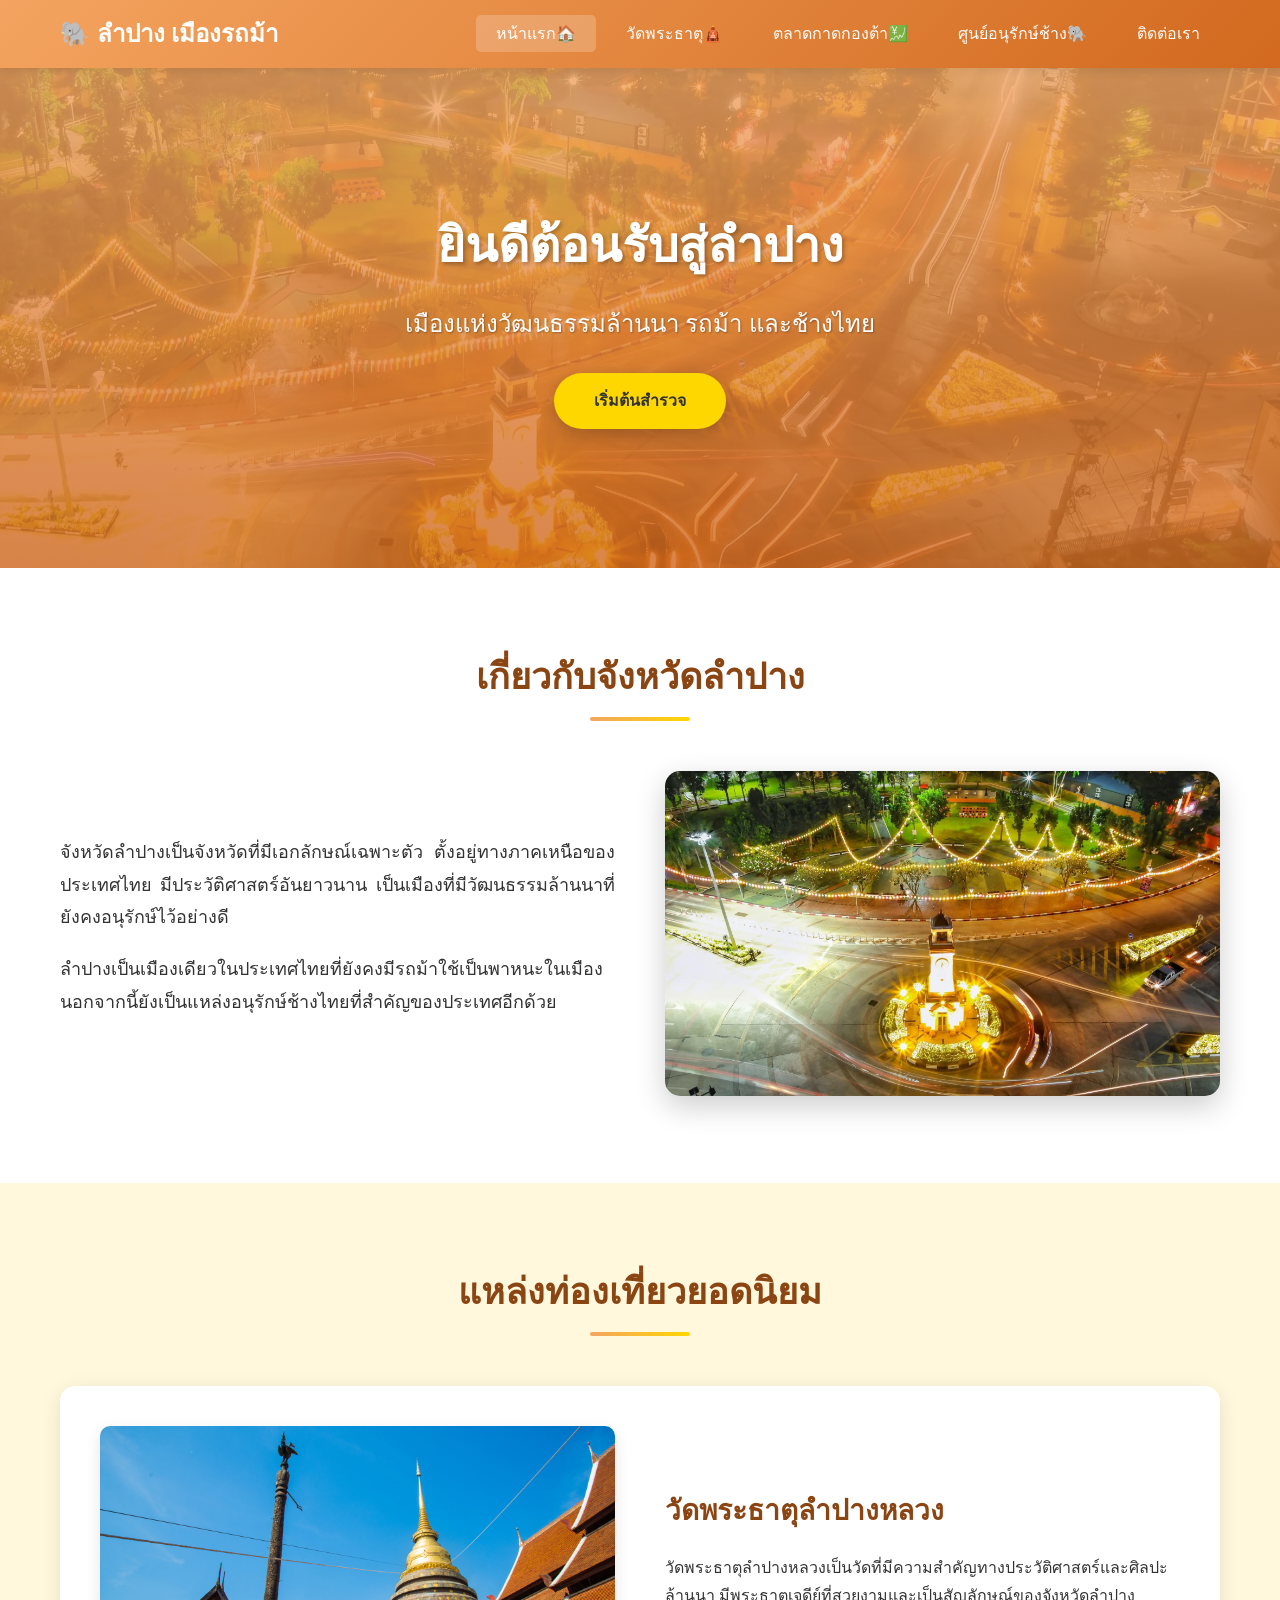
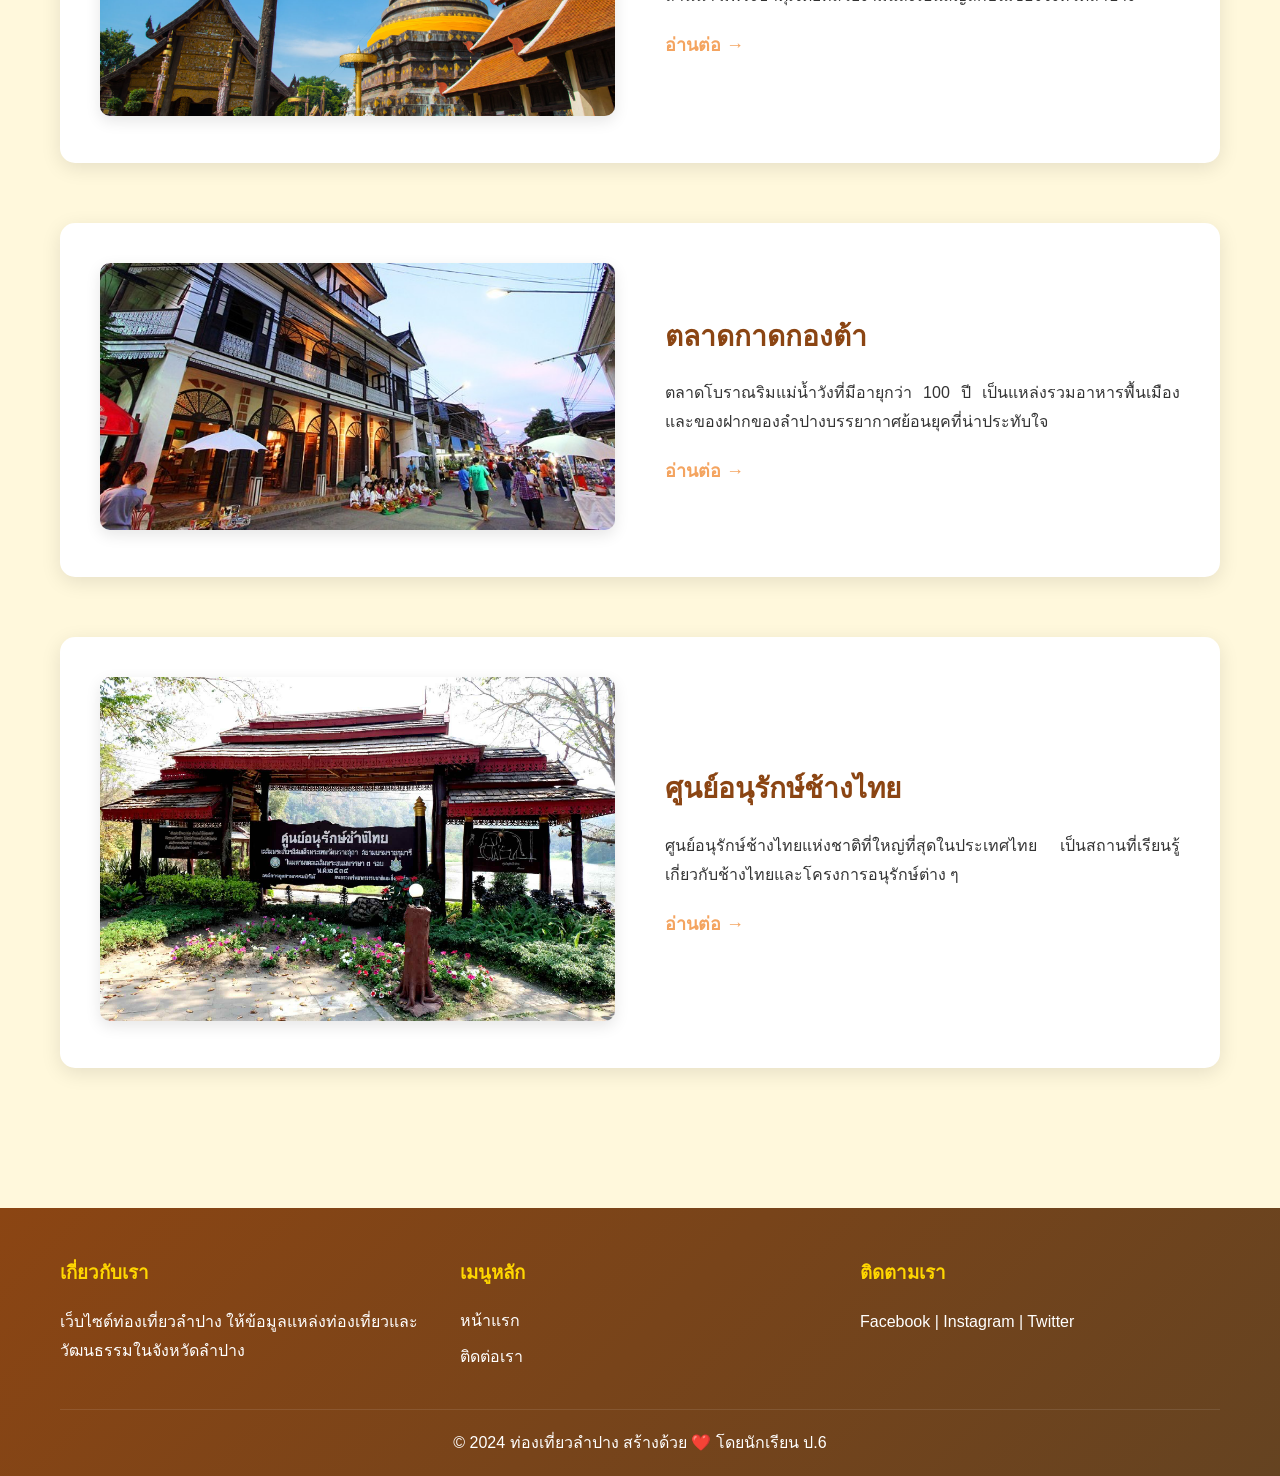
<file: index.html>
<!DOCTYPE html>
<html lang="th">
<head>
    <meta charset="UTF-8">
    <meta name="viewport" content="width=device-width, initial-scale=1.0">
    <title>ท่องเที่ยวลำปาง - เมืองรถม้า</title>
    <link rel="stylesheet" href="styles.css">
</head>
<body>
<!-- Header และ Navigation -->
<header>
    <div class="container">
        <div class="logo">
            <h1>🐘 ลำปาง เมืองรถม้า</h1>
        </div>
        <nav>
            <ul>
                <li><a href="index.html" class="active">หน้าแรก🏠</a></li>
                <li><a href="wat-phra-that.html">วัดพระธาตุ🛕</a></li>
                <li><a href="kad-kong-ta.html">ตลาดกาดกองต้า💹</a></li>
                <li><a href="elephant-center.html">ศูนย์อนุรักษ์ช้าง🐘</a></li>
                <li><a href="contact.html">ติดต่อเรา</a></li>
            </ul>
        </nav>
    </div>
</header>

<!-- Hero Section -->
<section class="hero">
    <div class="hero-content">
        <h2>ยินดีต้อนรับสู่ลำปาง</h2>
        <p>เมืองแห่งวัฒนธรรมล้านนา รถม้า และช้างไทย</p>
        <a href="#attractions" class="btn">เริ่มต้นสำรวจ</a>
    </div>
</section>

<!-- เกี่ยวกับลำปาง -->
<section class="about" id="attractions">
    <div class="container">
        <h2 class="section-title">เกี่ยวกับจังหวัดลำปาง</h2>
        <div class="content-wrapper">
            <div class="content-text">
                <p>จังหวัดลำปางเป็นจังหวัดที่มีเอกลักษณ์เฉพาะตัว ตั้งอยู่ทางภาคเหนือของประเทศไทย มีประวัติศาสตร์อันยาวนาน เป็นเมืองที่มีวัฒนธรรมล้านนาที่ยังคงอนุรักษ์ไว้อย่างดี</p>
                <p>ลำปางเป็นเมืองเดียวในประเทศไทยที่ยังคงมีรถม้าใช้เป็นพาหนะในเมือง นอกจากนี้ยังเป็นแหล่งอนุรักษ์ช้างไทยที่สำคัญของประเทศอีกด้วย</p>
            </div>
            <div class="content-image">
                <img src="images/lampang1.jpg" alt="จังหวัดลำปาง">
            </div>
        </div>
    </div>
</section>

<!-- แหล่งท่องเที่ยวยอดนิยม -->
<section class="attractions">
    <div class="container">
        <h2 class="section-title">แหล่งท่องเที่ยวยอดนิยม</h2>

        <!-- สถานที่ 1 -->
        <div class="attraction-item">
            <div class="attraction-image">
                <img src="images/Watphrathatlampangluang.jpg" alt="วัดพระธาตุลำปางหลวง">
            </div>
            <div class="attraction-content">
                <h3>วัดพระธาตุลำปางหลวง</h3>
                <p>วัดพระธาตุลำปางหลวงเป็นวัดที่มีความสำคัญทางประวัติศาสตร์และศิลปะล้านนา มีพระธาตุเจดีย์ที่สวยงามและเป็นสัญลักษณ์ของจังหวัดลำปาง</p>
                <a href="wat-phra-that.html" class="btn-link">อ่านต่อ →</a>
            </div>
        </div>

        <!-- สถานที่ 2 -->
        <div class="attraction-item reverse">
            <div class="attraction-content">
                <h3>ตลาดกาดกองต้า</h3>
                <p>ตลาดโบราณริมแม่น้ำวังที่มีอายุกว่า 100 ปี เป็นแหล่งรวมอาหารพื้นเมืองและของฝากของลำปางบรรยากาศย้อนยุคที่น่าประทับใจ</p>
                <a href="kad-kong-ta.html" class="btn-link">อ่านต่อ →</a>
            </div>
            <div class="attraction-image">
                <img src="images/kongtamarket1.jpg" alt="ตลาดกาดกองต้า">
            </div>
        </div>

        <!-- สถานที่ 3 -->
        <div class="attraction-item">
            <div class="attraction-image">
                <img src="images/changthai01.jpeg" alt="ศูนย์อนุรักษ์ช้างไทย">
            </div>
            <div class="attraction-content">
                <h3>ศูนย์อนุรักษ์ช้างไทย</h3>
                <p>ศูนย์อนุรักษ์ช้างไทยแห่งชาติที่ใหญ่ที่สุดในประเทศไทย เป็นสถานที่เรียนรู้เกี่ยวกับช้างไทยและโครงการอนุรักษ์ต่าง ๆ</p>
                <a href="elephant-center.html" class="btn-link">อ่านต่อ →</a>
            </div>
        </div>
    </div>
</section>

<!-- Footer -->
<footer>
    <div class="container">
        <div class="footer-content">
            <div class="footer-section">
                <h3>เกี่ยวกับเรา</h3>
                <p>เว็บไซต์ท่องเที่ยวลำปาง ให้ข้อมูลแหล่งท่องเที่ยวและวัฒนธรรมในจังหวัดลำปาง</p>
            </div>
            <div class="footer-section">
                <h3>เมนูหลัก</h3>
                <ul>
                    <li><a href="index.html">หน้าแรก</a></li>
                    <li><a href="contact.html">ติดต่อเรา</a></li>
                </ul>
            </div>
            <div class="footer-section">
                <h3>ติดตามเรา</h3>
                <p>Facebook | Instagram | Twitter</p>
            </div>
        </div>
        <div class="footer-bottom">
            <p>&copy; 2024 ท่องเที่ยวลำปาง สร้างด้วย ❤️ โดยนักเรียน ป.6</p>
        </div>
    </div>
  </footer>
</body>
</html>
</file>
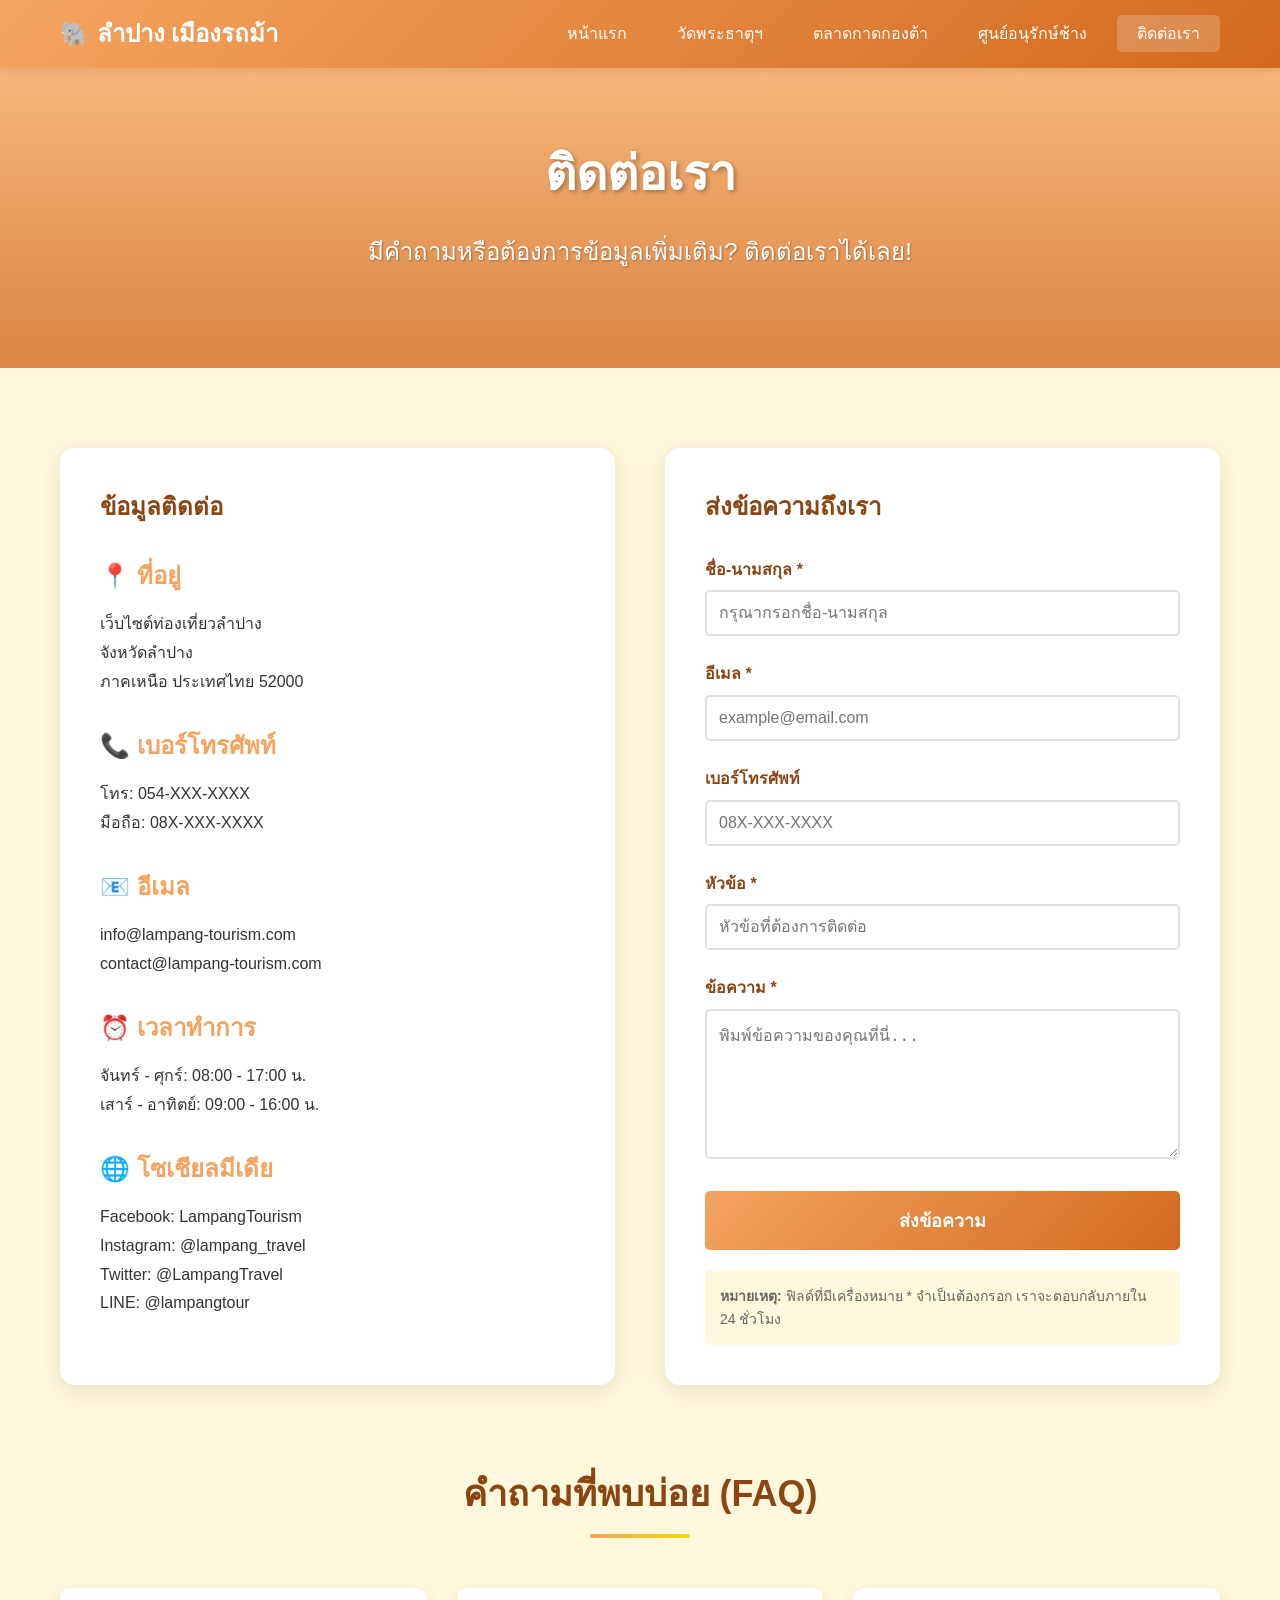
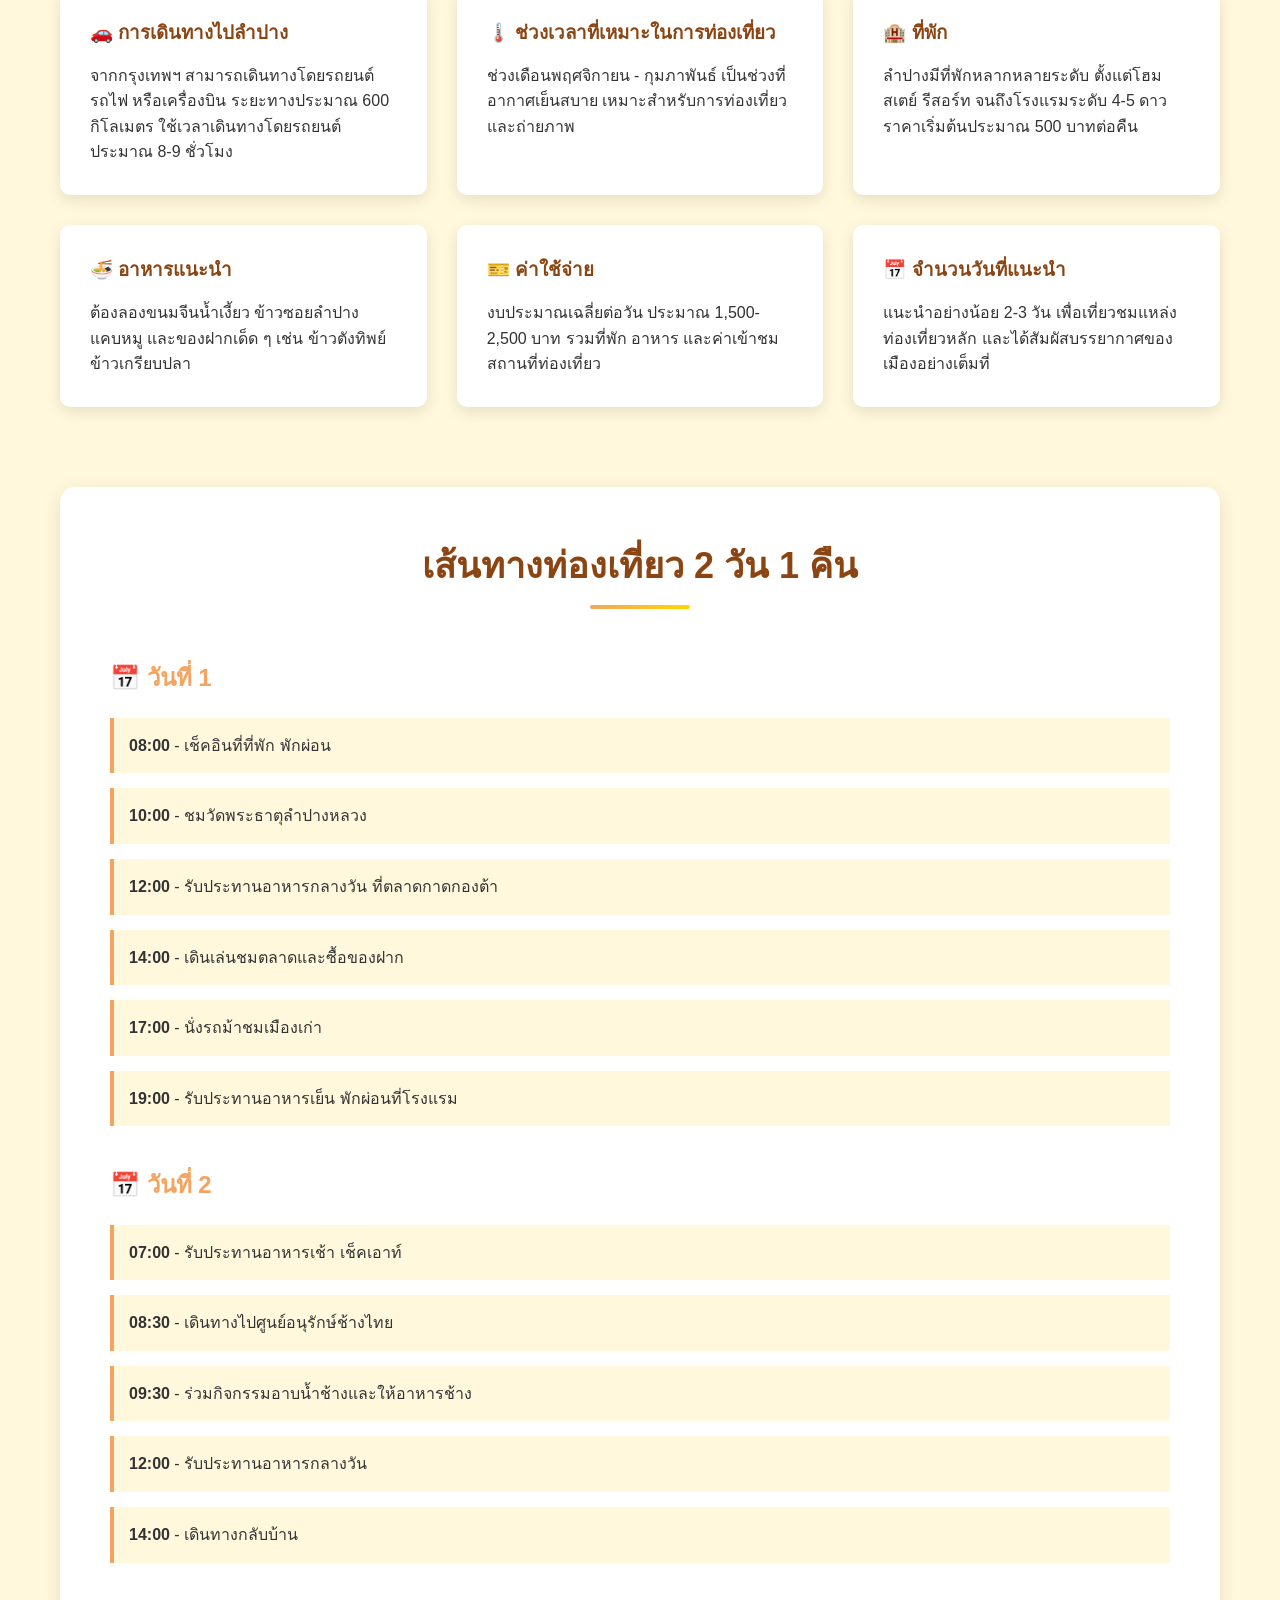
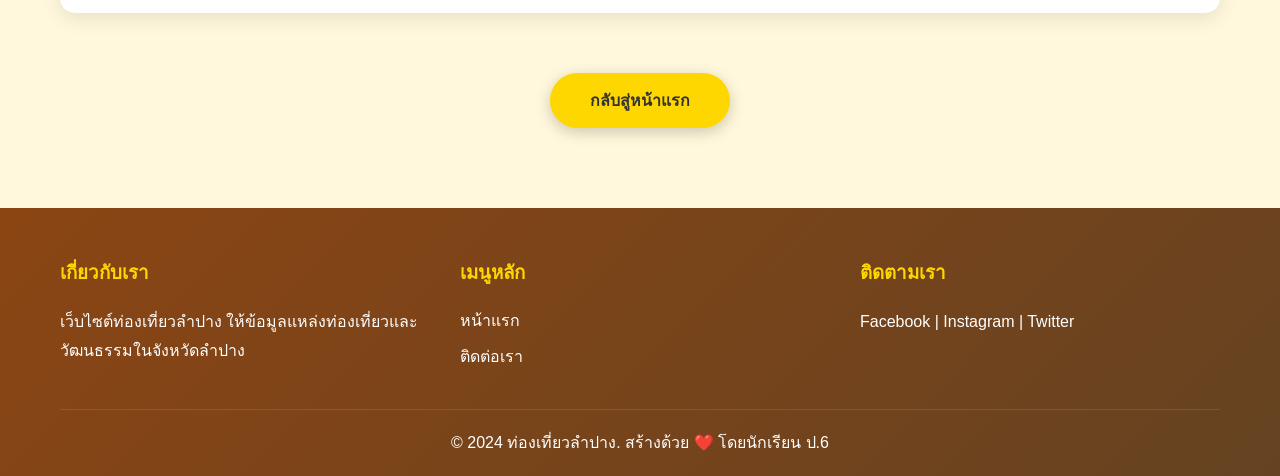
<file: contact.html>
<!DOCTYPE html>
<html lang="th">
<head>
    <meta charset="UTF-8">
    <meta name="viewport" content="width=device-width, initial-scale=1.0">
    <title>ติดต่อเรา - ท่องเที่ยวลำปาง</title>
    <link rel="stylesheet" href="styles.css">
</head>
<body>
    <!-- Header และ Navigation -->
    <header>
        <div class="container">
            <div class="logo">
                <h1>🐘 ลำปาง เมืองรถม้า</h1>
            </div>
            <nav>
                <ul>
                    <li><a href="index.html">หน้าแรก</a></li>
                    <li><a href="wat-phra-that.html">วัดพระธาตุฯ</a></li>
                    <li><a href="kad-kong-ta.html">ตลาดกาดกองต้า</a></li>
                    <li><a href="elephant-center.html">ศูนย์อนุรักษ์ช้าง</a></li>
                    <li><a href="contact.html" class="active">ติดต่อเรา</a></li>
                </ul>
            </nav>
        </div>
    </header>

    <!--  Hero Section -->
    <section class="hero" style="height: 300px; background-image: linear-gradient(rgba(244, 164, 96, 0.8), rgba(210, 105, 30, 0.8)), url('https://images.unsplash.com/photo-1423666639041-f56000c27a9a?w=1600&h=400&fit=crop');">
        <div class="hero-content">
            <h2>ติดต่อเรา</h2>
            <p>มีคำถามหรือต้องการข้อมูลเพิ่มเติม? ติดต่อเราได้เลย!</p>
        </div>
    </section>

    <!-- Contact Section -->
    <section class="contact-section">
        <div class="container">
            <div class="contact-container">
                <!-- ข้อมูลติดต่อ -->
                <div class="contact-info">
                    <h2 style="color: #8B4513; margin-bottom: 30px;">ข้อมูลติดต่อ</h2>

                    <div style="margin-bottom: 30px;">
                        <h3 style="color: #F4A460; margin-bottom: 15px;">📍 ที่อยู่</h3>
                        <p>เว็บไซต์ท่องเที่ยวลำปาง<br>
                        จังหวัดลำปาง<br>
                        ภาคเหนือ ประเทศไทย 52000</p>
                    </div>

                    <div style="margin-bottom: 30px;">
                        <h3 style="color: #F4A460; margin-bottom: 15px;">📞 เบอร์โทรศัพท์</h3>
                        <p>โทร: 054-XXX-XXXX<br>
                        มือถือ: 08X-XXX-XXXX</p>
                    </div>

                    <div style="margin-bottom: 30px;">
                        <h3 style="color: #F4A460; margin-bottom: 15px;">📧 อีเมล</h3>
                        <p>info@lampang-tourism.com<br>
                        contact@lampang-tourism.com</p>
                    </div>

                    <div style="margin-bottom: 30px;">
                        <h3 style="color: #F4A460; margin-bottom: 15px;">⏰ เวลาทำการ</h3>
                        <p>จันทร์ - ศุกร์: 08:00 - 17:00 น.<br>
                        เสาร์ - อาทิตย์: 09:00 - 16:00 น.</p>
                    </div>

                    <div>
                        <h3 style="color: #F4A460; margin-bottom: 15px;">🌐 โซเชียลมีเดีย</h3>
                        <p>Facebook: LampangTourism<br>
                        Instagram: @lampang_travel<br>
                        Twitter: @LampangTravel<br>
                        LINE: @lampangtour</p>
                    </div>
                </div>

                <!-- ฟอร์มติดต่อ -->
                <div class="contact-form">
                    <h2 style="color: #8B4513; margin-bottom: 30px;">ส่งข้อความถึงเรา</h2>
                    <form>
                        <div class="form-group">
                            <label for="name">ชื่อ-นามสกุล *</label>
                            <input type="text" id="name" name="name" required placeholder="กรุณากรอกชื่อ-นามสกุล">
                        </div>

                        <div class="form-group">
                            <label for="email">อีเมล *</label>
                            <input type="email" id="email" name="email" required placeholder="example@email.com">
                        </div>

                        <div class="form-group">
                            <label for="phone">เบอร์โทรศัพท์</label>
                            <input type="tel" id="phone" name="phone" placeholder="08X-XXX-XXXX">
                        </div>

                        <div class="form-group">
                            <label for="subject">หัวข้อ *</label>
                            <input type="text" id="subject" name="subject" required placeholder="หัวข้อที่ต้องการติดต่อ">
                        </div>

                        <div class="form-group">
                            <label for="message">ข้อความ *</label>
                            <textarea id="message" name="message" required placeholder="พิมพ์ข้อความของคุณที่นี่..."></textarea>
                        </div>

                        <button type="submit" class="submit-btn">ส่งข้อความ</button>
                    </form>

                    <div style="margin-top: 20px; padding: 15px; background-color: #FFF8DC; border-radius: 5px;">
                        <p style="font-size: 14px; color: #666; margin: 0;">
                            <strong>หมายเหตุ:</strong> ฟิลด์ที่มีเครื่องหมาย * จำเป็นต้องกรอก เราจะตอบกลับภายใน 24 ชั่วโมง
                        </p>
                    </div>
                </div>
            </div>

            <!-- แผนที่และข้อมูลเพิ่มเติม -->
            <div style="margin-top: 80px;">
                <h2 class="section-title">คำถามที่พบบ่อย (FAQ)</h2>
                
                <div style="display: grid; grid-template-columns: repeat(auto-fit, minmax(300px, 1fr)); gap: 30px;">
                    <div style="background-color: white; padding: 30px; border-radius: 10px; box-shadow: 0 5px 15px rgba(0,0,0,0.1);">
                        <h3 style="color: #8B4513; margin-bottom: 15px;">🚗 การเดินทางไปลำปาง</h3>
                        <p>จากกรุงเทพฯ สามารถเดินทางโดยรถยนต์ รถไฟ หรือเครื่องบิน ระยะทางประมาณ 600 กิโลเมตร ใช้เวลาเดินทางโดยรถยนต์ประมาณ 8-9 ชั่วโมง</p>
                    </div>

                    <div style="background-color: white; padding: 30px; border-radius: 10px; box-shadow: 0 5px 15px rgba(0,0,0,0.1);">
                        <h3 style="color: #8B4513; margin-bottom: 15px;">🌡️ ช่วงเวลาที่เหมาะในการท่องเที่ยว</h3>
                        <p>ช่วงเดือนพฤศจิกายน - กุมภาพันธ์ เป็นช่วงที่อากาศเย็นสบาย เหมาะสำหรับการท่องเที่ยวและถ่ายภาพ</p>
                    </div>

                    <div style="background-color: white; padding: 30px; border-radius: 10px; box-shadow: 0 5px 15px rgba(0,0,0,0.1);">
                        <h3 style="color: #8B4513; margin-bottom: 15px;">🏨 ที่พัก</h3>
                        <p>ลำปางมีที่พักหลากหลายระดับ ตั้งแต่โฮมสเตย์ รีสอร์ท จนถึงโรงแรมระดับ 4-5 ดาว ราคาเริ่มต้นประมาณ 500 บาทต่อคืน</p>
                    </div>

                    <div style="background-color: white; padding: 30px; border-radius: 10px; box-shadow: 0 5px 15px rgba(0,0,0,0.1);">
                        <h3 style="color: #8B4513; margin-bottom: 15px;">🍜 อาหารแนะนำ</h3>
                        <p>ต้องลองขนมจีนน้ำเงี้ยว ข้าวซอยลำปาง แคบหมู และของฝากเด็ด ๆ เช่น ข้าวตังทิพย์ ข้าวเกรียบปลา</p>
                    </div>

                    <div style="background-color: white; padding: 30px; border-radius: 10px; box-shadow: 0 5px 15px rgba(0,0,0,0.1);">
                        <h3 style="color: #8B4513; margin-bottom: 15px;">🎫 ค่าใช้จ่าย</h3>
                        <p>งบประมาณเฉลี่ยต่อวัน ประมาณ 1,500-2,500 บาท รวมที่พัก อาหาร และค่าเข้าชมสถานที่ท่องเที่ยว</p>
                    </div>

                    <div style="background-color: white; padding: 30px; border-radius: 10px; box-shadow: 0 5px 15px rgba(0,0,0,0.1);">
                        <h3 style="color: #8B4513; margin-bottom: 15px;">📅 จำนวนวันที่แนะนำ</h3>
                        <p>แนะนำอย่างน้อย 2-3 วัน เพื่อเที่ยวชมแหล่งท่องเที่ยวหลัก และได้สัมผัสบรรยากาศของเมืองอย่างเต็มที่</p>
                    </div>
                </div>
            </div>

            <!-- เส้นทางท่องเที่ยวแนะนำ -->
            <div style="margin-top: 80px; background-color: white; padding: 50px; border-radius: 15px; box-shadow: 0 5px 20px rgba(0,0,0,0.1);">
                <h2 class="section-title">เส้นทางท่องเที่ยว 2 วัน 1 คืน</h2>
                
                <div style="margin-bottom: 40px;">
                    <h3 style="color: #F4A460; margin-bottom: 20px; font-size: 24px;">📅 วันที่ 1</h3>
                    <ul style="list-style: none; padding-left: 0;">
                        <li style="padding: 15px; border-left: 4px solid #F4A460; margin-bottom: 15px; background-color: #FFF8DC;">
                            <strong>08:00</strong> - เช็คอินที่ที่พัก พักผ่อน
                        </li>
                        <li style="padding: 15px; border-left: 4px solid #F4A460; margin-bottom: 15px; background-color: #FFF8DC;">
                            <strong>10:00</strong> - ชมวัดพระธาตุลำปางหลวง
                        </li>
                        <li style="padding: 15px; border-left: 4px solid #F4A460; margin-bottom: 15px; background-color: #FFF8DC;">
                            <strong>12:00</strong> - รับประทานอาหารกลางวัน ที่ตลาดกาดกองต้า
                        </li>
                        <li style="padding: 15px; border-left: 4px solid #F4A460; margin-bottom: 15px; background-color: #FFF8DC;">
                            <strong>14:00</strong> - เดินเล่นชมตลาดและซื้อของฝาก
                        </li>
                        <li style="padding: 15px; border-left: 4px solid #F4A460; margin-bottom: 15px; background-color: #FFF8DC;">
                            <strong>17:00</strong> - นั่งรถม้าชมเมืองเก่า
                        </li>
                        <li style="padding: 15px; border-left: 4px solid #F4A460; background-color: #FFF8DC;">
                            <strong>19:00</strong> - รับประทานอาหารเย็น พักผ่อนที่โรงแรม
                        </li>
                    </ul>
                </div>

                <div>
                    <h3 style="color: #F4A460; margin-bottom: 20px; font-size: 24px;">📅 วันที่ 2</h3>
                    <ul style="list-style: none; padding-left: 0;">
                        <li style="padding: 15px; border-left: 4px solid #F4A460; margin-bottom: 15px; background-color: #FFF8DC;">
                            <strong>07:00</strong> - รับประทานอาหารเช้า เช็คเอาท์
                        </li>
                        <li style="padding: 15px; border-left: 4px solid #F4A460; margin-bottom: 15px; background-color: #FFF8DC;">
                            <strong>08:30</strong> - เดินทางไปศูนย์อนุรักษ์ช้างไทย
                        </li>
                        <li style="padding: 15px; border-left: 4px solid #F4A460; margin-bottom: 15px; background-color: #FFF8DC;">
                            <strong>09:30</strong> - ร่วมกิจกรรมอาบน้ำช้างและให้อาหารช้าง
                        </li>
                        <li style="padding: 15px; border-left: 4px solid #F4A460; margin-bottom: 15px; background-color: #FFF8DC;">
                            <strong>12:00</strong> - รับประทานอาหารกลางวัน
                        </li>
                        <li style="padding: 15px; border-left: 4px solid #F4A460; background-color: #FFF8DC;">
                            <strong>14:00</strong> - เดินทางกลับบ้าน
                        </li>
                    </ul>
                </div>
            </div>

            <!-- ปุ่มกลับหน้าแรก -->
            <div style="margin-top: 60px; text-align: center;">
                <a href="index.html" class="btn">กลับสู่หน้าแรก</a>
            </div>
        </div>
    </section>

    <!-- Footer -->
    <footer>
        <div class="container">
            <div class="footer-content">
                <div class="footer-section">
                    <h3>เกี่ยวกับเรา</h3>
                    <p>เว็บไซต์ท่องเที่ยวลำปาง ให้ข้อมูลแหล่งท่องเที่ยวและวัฒนธรรมในจังหวัดลำปาง</p>
                </div>
                <div class="footer-section">
                    <h3>เมนูหลัก</h3>
                    <ul>
                        <li><a href="index.html">หน้าแรก</a></li>
                        <li><a href="contact.html">ติดต่อเรา</a></li>
                    </ul>
                </div>
                <div class="footer-section">
                    <h3>ติดตามเรา</h3>
                    <p>Facebook | Instagram | Twitter</p>
                </div>
            </div>
            <div class="footer-bottom">
                <p>&copy; 2024 ท่องเที่ยวลำปาง. สร้างด้วย ❤️ โดยนักเรียน ป.6</p>
            </div>
        </div>
    </footer>
</body>
</html>
</file>
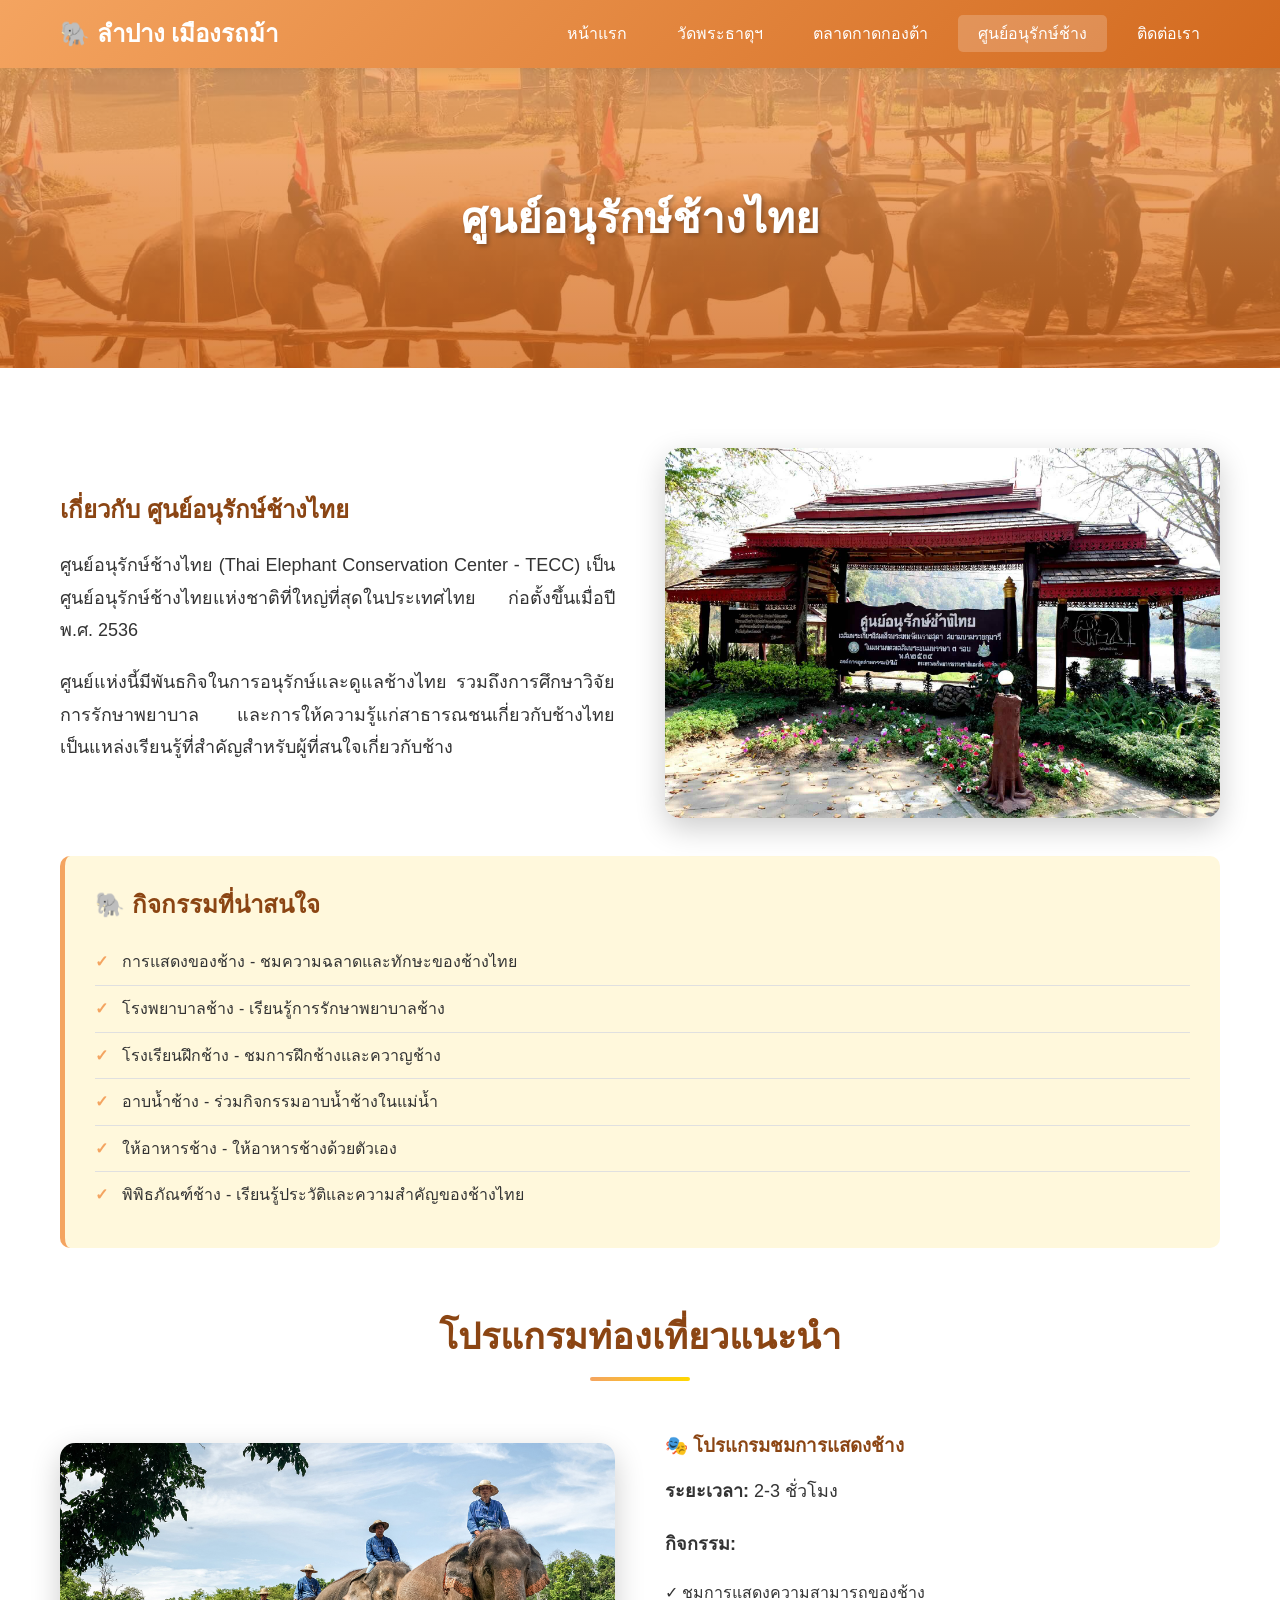
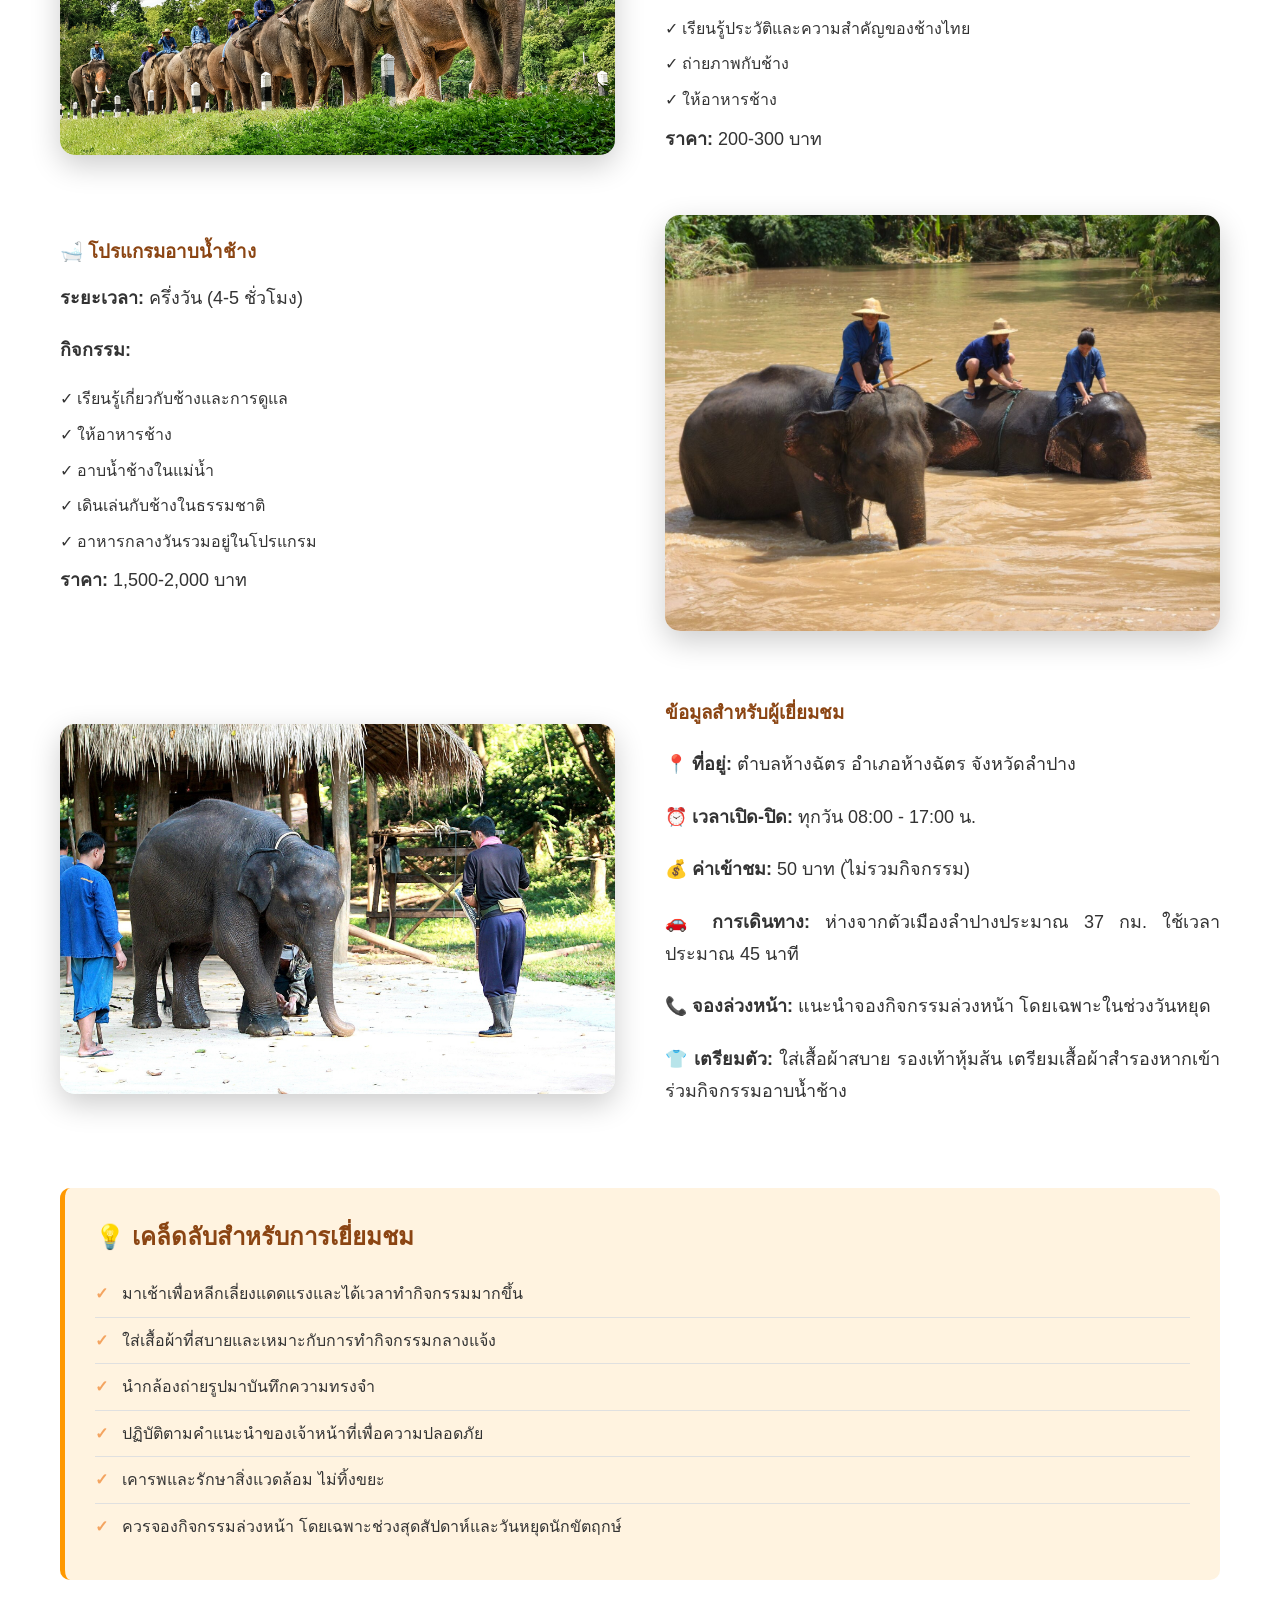
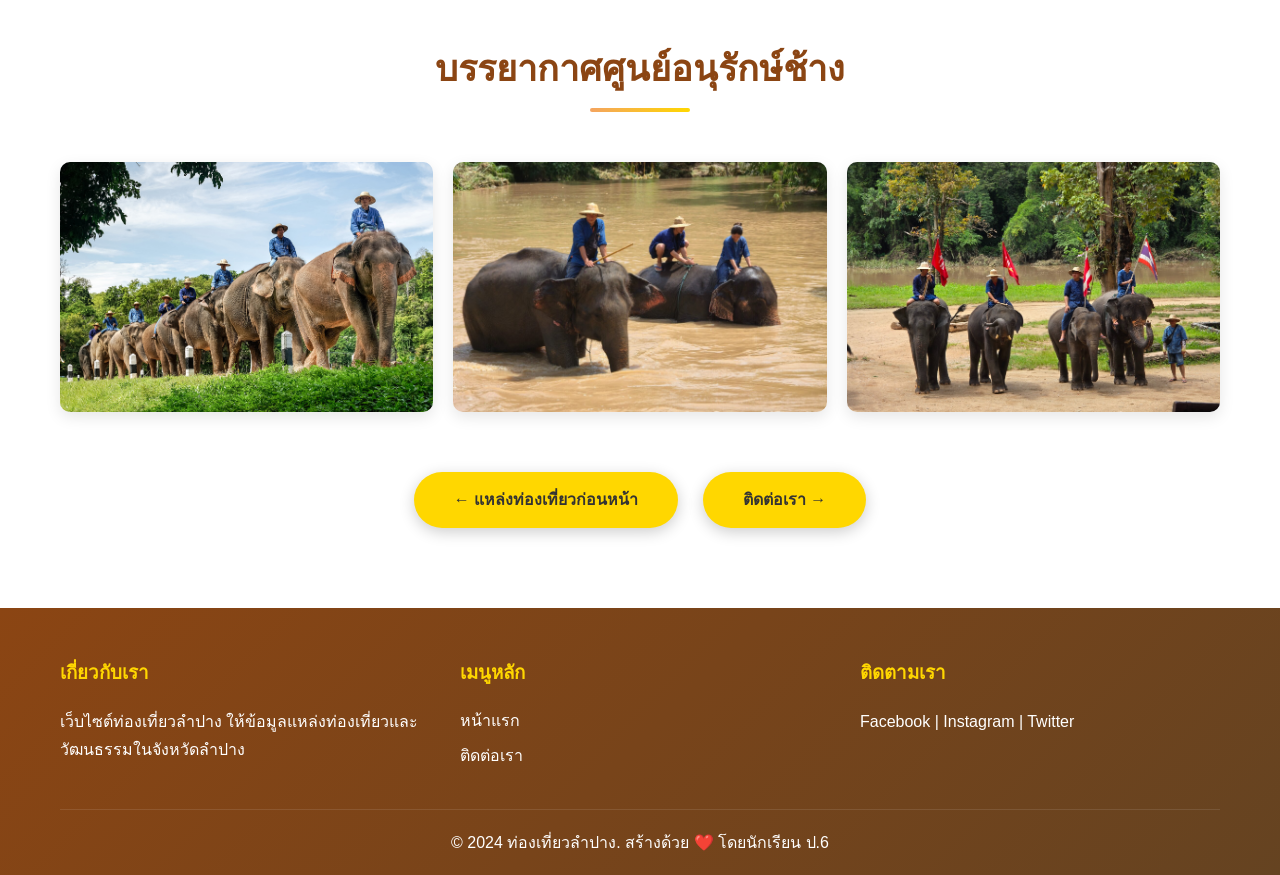
<file: elephant-center.html>
<!DOCTYPE html>
<html lang="th">
<head>
    <meta charset="UTF-8">
    <meta name="viewport" content="width=device-width, initial-scale=1.0">
    <title>ศูนย์อนุรักษ์ช้างไทย - ท่องเที่ยวลำปาง</title>
    <link rel="stylesheet" href="styles.css">
</head>
<body>
    <!-- Header และ Navigation -->
    <header>
        <div class="container">
            <div class="logo">
                <h1>🐘 ลำปาง เมืองรถม้า</h1>
            </div>
            <nav>
                <ul>
                    <li><a href="index.html">หน้าแรก</a></li>
                    <li><a href="wat-phra-that.html">วัดพระธาตุฯ</a></li>
                    <li><a href="kad-kong-ta.html">ตลาดกาดกองต้า</a></li>
                    <li><a href="elephant-center.html" class="active">ศูนย์อนุรักษ์ช้าง</a></li>
                    <li><a href="contact.html">ติดต่อเรา</a></li>
                </ul>
            </nav>
        </div>
    </header>

    <!-- Detail Hero Section -->
    <section class="detail-hero" style="background-image: linear-gradient(rgba(244, 164, 96, 0.8), rgba(210, 105, 30, 0.8)), url('images/changthai0.jpeg');">
        <h2>ศูนย์อนุรักษ์ช้างไทย</h2>
    </section>

    <!-- Detail Content -->
    <section class="detail-content">
        <div class="container">
            <!-- เนื้อหาหลัก -->
            <div class="content-wrapper">
                <div class="content-text">
                    <h2 style="color: #8B4513; margin-bottom: 20px;">เกี่ยวกับ ศูนย์อนุรักษ์ช้างไทย</h2>
                    <p>ศูนย์อนุรักษ์ช้างไทย (Thai Elephant Conservation Center - TECC) เป็นศูนย์อนุรักษ์ช้างไทยแห่งชาติที่ใหญ่ที่สุดในประเทศไทย ก่อตั้งขึ้นเมื่อปี พ.ศ. 2536</p>
                    
                    <p>ศูนย์แห่งนี้มีพันธกิจในการอนุรักษ์และดูแลช้างไทย รวมถึงการศึกษาวิจัย การรักษาพยาบาล และการให้ความรู้แก่สาธารณชนเกี่ยวกับช้างไทย เป็นแหล่งเรียนรู้ที่สำคัญสำหรับผู้ที่สนใจเกี่ยวกับช้าง</p>
                </div>
                <div class="content-image">
                    <img src="images/changthai01.jpeg" alt="ศูนย์อนุรักษ์ช้างไทย">
                </div>
            </div>
            
            <!-- ไฮไลท์ของสถานที่ -->
            <div class="info-box">
                <h3>🐘 กิจกรรมที่น่าสนใจ</h3>
                <ul>
                    <li>การแสดงของช้าง - ชมความฉลาดและทักษะของช้างไทย</li>
                    <li>โรงพยาบาลช้าง - เรียนรู้การรักษาพยาบาลช้าง</li>
                    <li>โรงเรียนฝึกช้าง - ชมการฝึกช้างและควาญช้าง</li>
                    <li>อาบน้ำช้าง - ร่วมกิจกรรมอาบน้ำช้างในแม่น้ำ</li>
                    <li>ให้อาหารช้าง - ให้อาหารช้างด้วยตัวเอง</li>
                    <li>พิพิธภัณฑ์ช้าง - เรียนรู้ประวัติและความสำคัญของช้างไทย</li>
                </ul>
            </div>

            <!-- กิจกรรมแนะนำ -->
            <div style="margin-top: 60px;">
                <h2 class="section-title">โปรแกรมท่องเที่ยวแนะนำ</h2>

                <div class="content-wrapper" style="margin-bottom: 40px;">
                    <div class="content-image">
                        <img src="images/changthai1.jpg" alt="การแสดงช้าง">
                    </div>
                    <div class="content-text">
                        <h3 style="color: #8B4513; margin-bottom: 15px;">🎭 โปรแกรมชมการแสดงช้าง</h3>
                        <p><strong>ระยะเวลา:</strong> 2-3 ชั่วโมง</p>
                        <p><strong>กิจกรรม:</strong></p>
                        <ul style="list-style: none; padding-left: 0;">
                            <li style="margin-bottom: 10px;">✓ ชมการแสดงความสามารถของช้าง</li>
                            <li style="margin-bottom: 10px;">✓ เรียนรู้ประวัติและความสำคัญของช้างไทย</li>
                            <li style="margin-bottom: 10px;">✓ ถ่ายภาพกับช้าง</li>
                            <li style="margin-bottom: 10px;">✓ ให้อาหารช้าง</li>
                        </ul>
                        <p><strong>ราคา:</strong> 200-300 บาท</p>
                    </div>
                </div>

                <div class="content-wrapper">
                    <div class="content-text">
                        <h3 style="color: #8B4513; margin-bottom: 15px;">🛁 โปรแกรมอาบน้ำช้าง</h3>
                        <p><strong>ระยะเวลา:</strong> ครึ่งวัน (4-5 ชั่วโมง)</p>
                        <p><strong>กิจกรรม:</strong></p>
                        <ul style="list-style: none; padding-left: 0;">
                            <li style="margin-bottom: 10px;">✓ เรียนรู้เกี่ยวกับช้างและการดูแล</li>
                            <li style="margin-bottom: 10px;">✓ ให้อาหารช้าง</li>
                            <li style="margin-bottom: 10px;">✓ อาบน้ำช้างในแม่น้ำ</li>
                            <li style="margin-bottom: 10px;">✓ เดินเล่นกับช้างในธรรมชาติ</li>
                            <li style="margin-bottom: 10px;">✓ อาหารกลางวันรวมอยู่ในโปรแกรม</li>
                        </ul>
                        <p><strong>ราคา:</strong> 1,500-2,000 บาท</p>
                    </div>
                    <div class="content-image">
                        <img src="images/changthai2.jpg" alt="อาบน้ำช้าง">
                    </div>
                </div>
            </div>

            <!-- ข้อมูลสำหรับผู้เยี่ยมชม -->
            <div class="content-wrapper" style="margin-top: 60px;">
                <div class="content-image">
                    <img src="images/changthai6 (1).jpg" alt="ช้างน้อย">
                </div>
                <div class="content-text">
                    <h3 style="color: #8B4513; margin-bottom: 20px;">ข้อมูลสำหรับผู้เยี่ยมชม</h3>
                    <p><strong>📍 ที่อยู่:</strong> ตำบลห้างฉัตร อำเภอห้างฉัตร จังหวัดลำปาง</p>
                    <p><strong>⏰ เวลาเปิด-ปิด:</strong> ทุกวัน 08:00 - 17:00 น.</p>
                    <p><strong>💰 ค่าเข้าชม:</strong> 50 บาท (ไม่รวมกิจกรรม)</p>
                    <p><strong>🚗 การเดินทาง:</strong> ห่างจากตัวเมืองลำปางประมาณ 37 กม. ใช้เวลาประมาณ 45 นาที</p>
                    <p><strong>📞 จองล่วงหน้า:</strong> แนะนำจองกิจกรรมล่วงหน้า โดยเฉพาะในช่วงวันหยุด</p>
                    <p><strong>👕 เตรียมตัว:</strong> ใส่เสื้อผ้าสบาย รองเท้าหุ้มส้น เตรียมเสื้อผ้าสำรองหากเข้าร่วมกิจกรรมอาบน้ำช้าง</p>
                </div>
            </div>

            <!-- เคล็ดลับการเยี่ยมชม -->
            <div class="info-box" style="margin-top: 60px; background-color: #FFF3E0; border-left-color: #FF9800;">
                <h3>💡 เคล็ดลับสำหรับการเยี่ยมชม</h3>
                <ul>
                    <li>มาเช้าเพื่อหลีกเลี่ยงแดดแรงและได้เวลาทำกิจกรรมมากขึ้น</li>
                    <li>ใส่เสื้อผ้าที่สบายและเหมาะกับการทำกิจกรรมกลางแจ้ง</li>
                    <li>นำกล้องถ่ายรูปมาบันทึกความทรงจำ</li>
                    <li>ปฏิบัติตามคำแนะนำของเจ้าหน้าที่เพื่อความปลอดภัย</li>
                    <li>เคารพและรักษาสิ่งแวดล้อม ไม่ทิ้งขยะ</li>
                    <li>ควรจองกิจกรรมล่วงหน้า โดยเฉพาะช่วงสุดสัปดาห์และวันหยุดนักขัตฤกษ์</li>
                </ul>
            </div>

            <!-- แกลเลอรี่รูปภาพ -->
            <div style="margin-top: 60px;">
                <h2 class="section-title">บรรยากาศศูนย์อนุรักษ์ช้าง</h2>
                <div class="gallery">
                    <img src="images/changthai1.jpg" alt="ช้าง 1">
                    <img src="images/changthai2.jpg" alt="ช้าง 2">
                    <img src="images/changthai3.jpg" alt="ช้าง 3">
                </div>
            </div>

            <!-- ปุ่มนำทาง -->
            <div style="margin-top: 60px; text-align: center;">
                <a href="kad-kong-ta.html" class="btn" style="margin-right: 20px;">← แหล่งท่องเที่ยวก่อนหน้า</a>
                <a href="contact.html" class="btn">ติดต่อเรา →</a>
            </div>
        </div>
    </section>

    <!-- Footer -->
    <footer>
        <div class="container">
            <div class="footer-content">
                <div class="footer-section">
                    <h3>เกี่ยวกับเรา</h3>
                    <p>เว็บไซต์ท่องเที่ยวลำปาง ให้ข้อมูลแหล่งท่องเที่ยวและวัฒนธรรมในจังหวัดลำปาง</p>
                </div>
                <div class="footer-section">
                    <h3>เมนูหลัก</h3>
                    <ul>
                        <li><a href="index.html">หน้าแรก</a></li>
                        <li><a href="contact.html">ติดต่อเรา</a></li>
                    </ul>
                </div>
                <div class="footer-section">
                    <h3>ติดตามเรา</h3>
                    <p>Facebook | Instagram | Twitter</p>
                </div>
            </div>
            <div class="footer-bottom">
                <p>&copy; 2024 ท่องเที่ยวลำปาง. สร้างด้วย ❤️ โดยนักเรียน ป.6</p>
            </div>
        </div>
    </footer>
</body>
</html>
</file>
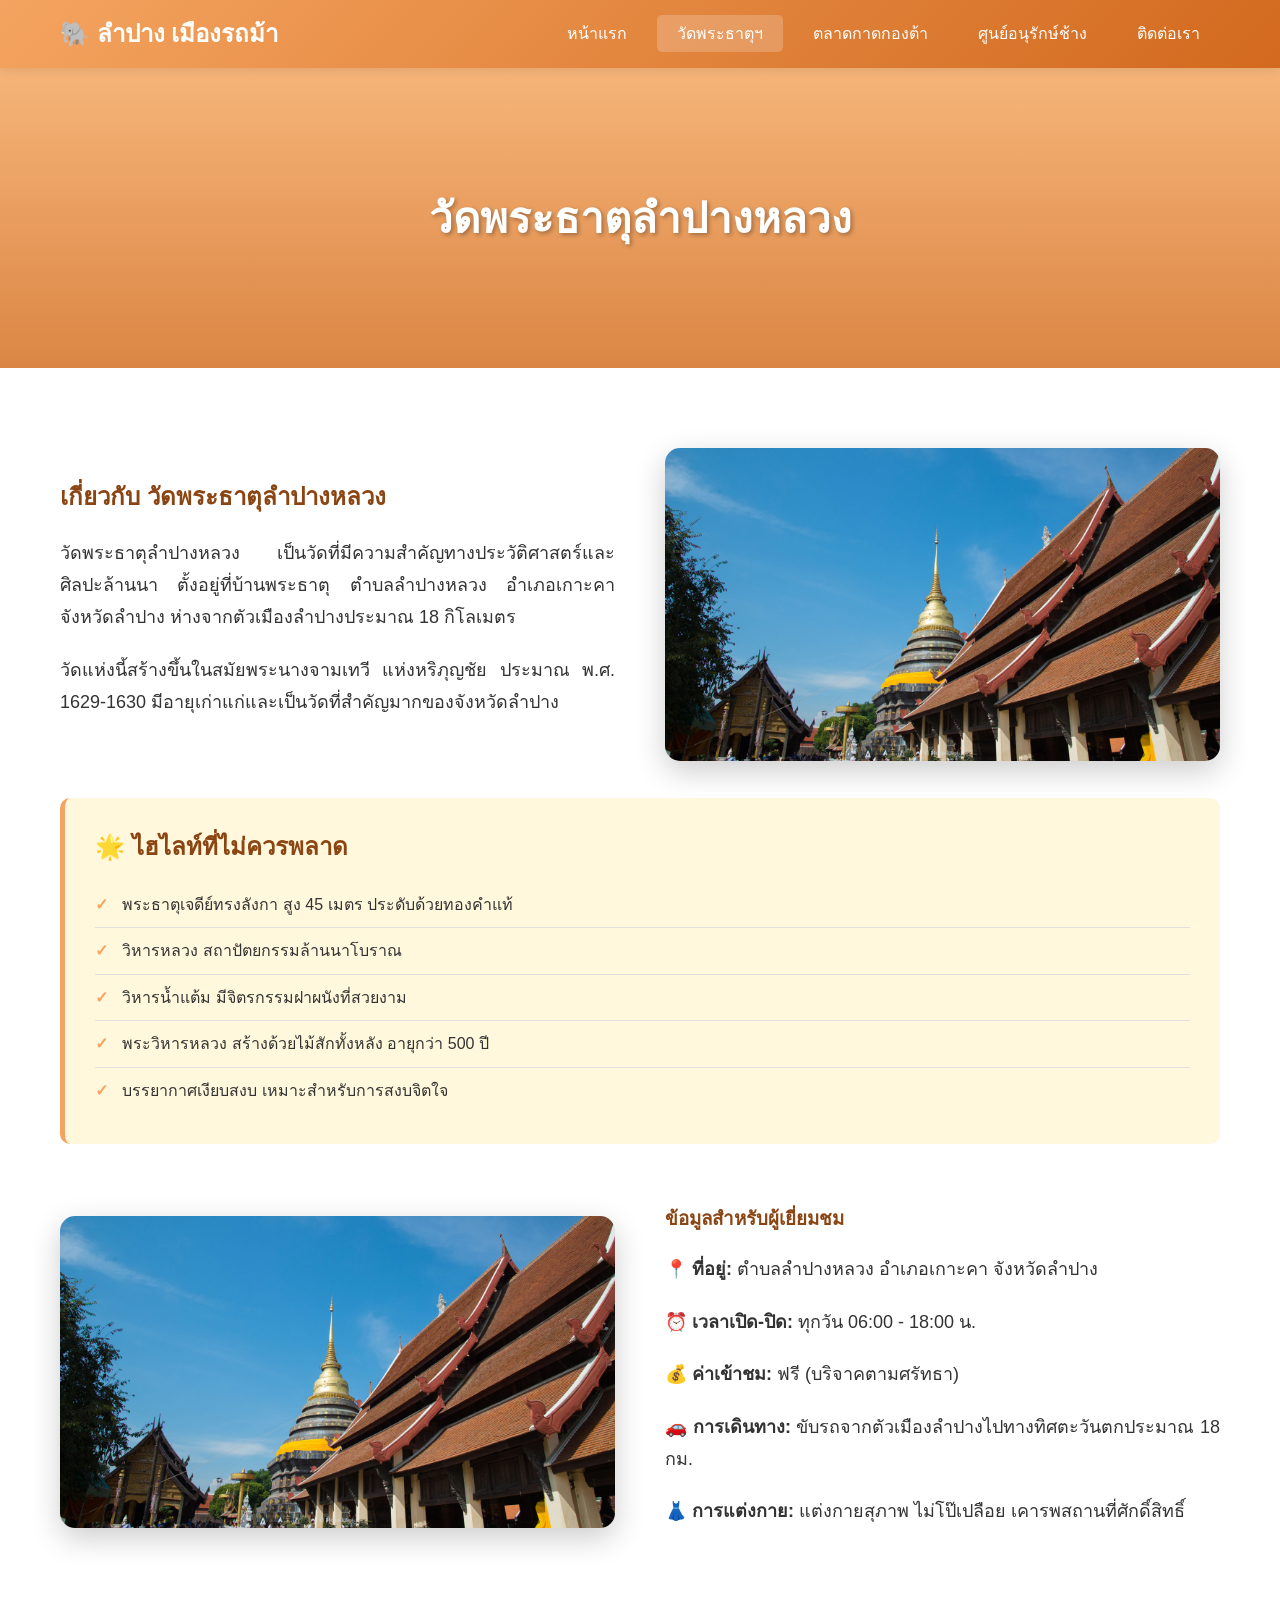
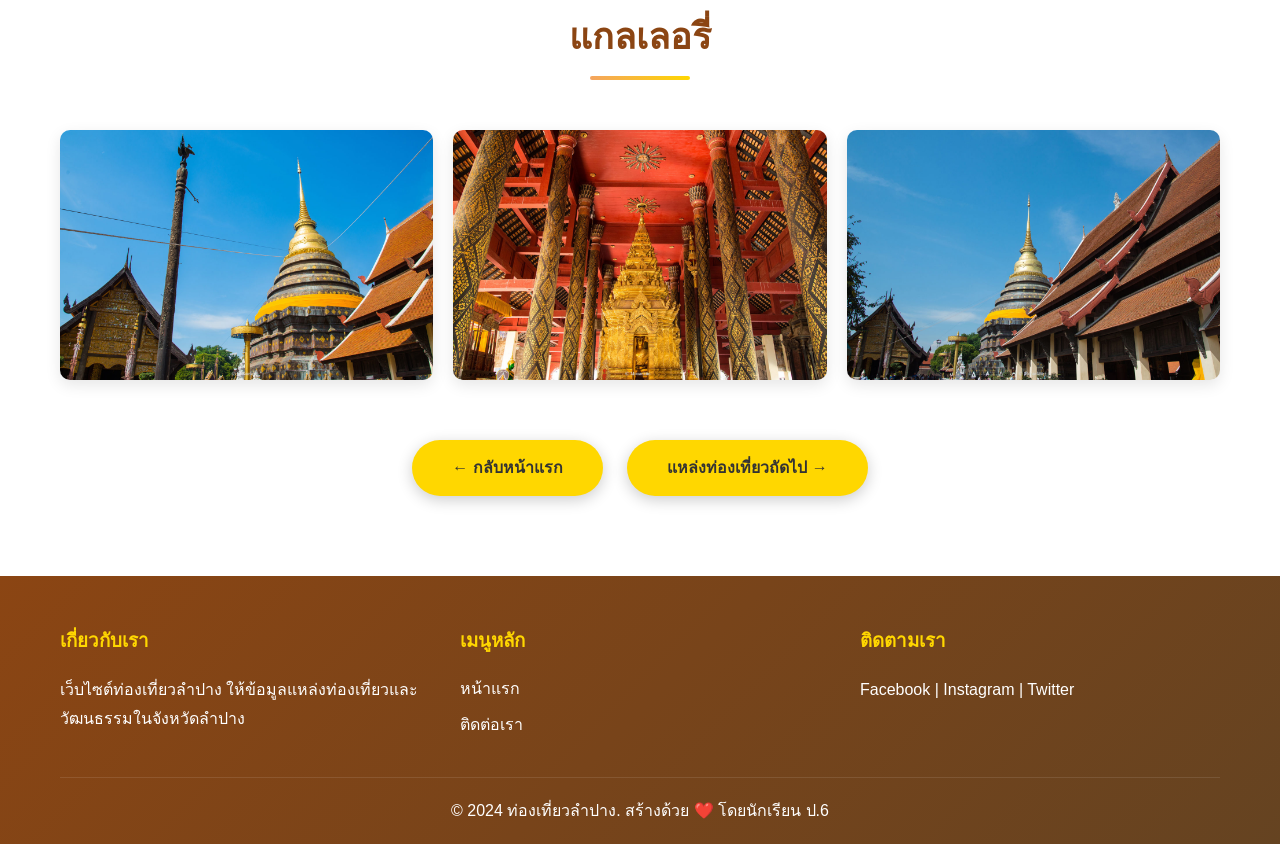
<file: wat-phra-that.html>
<!DOCTYPE html>
<html lang="th">
<head>
    <meta charset="UTF-8">
    <meta name="viewport" content="width=device-width, initial-scale=1.0">
    <title>วัดพระธาตุลำปางหลวง - ท่องเที่ยวลำปาง</title>
    <link rel="stylesheet" href="styles.css">
</head>
<body>
    <!-- Header และ Navigation -->
    <header>
        <div class="container">
            <div class="logo">
                <h1>🐘 ลำปาง เมืองรถม้า</h1>
            </div>
            <nav>
                <ul>
                    <li><a href="index.html">หน้าแรก</a></li>
                    <li><a href="wat-phra-that.html" class="active">วัดพระธาตุฯ</a></li>
                    <li><a href="kad-kong-ta.html">ตลาดกาดกองต้า</a></li>
                    <li><a href="elephant-center.html">ศูนย์อนุรักษ์ช้าง</a></li>
                    <li><a href="contact.html">ติดต่อเรา</a></li>
                </ul>
            </nav>
        </div>
    </header>

    <!-- Detail Hero Section -->
    <section class="detail-hero" style="background-image: linear-gradient(rgba(244, 164, 96, 0.8), rgba(210, 105, 30, 0.8)), url('https://images.unsplash.com/photo-1551882547-ff40c63fe5fa?w=1600&h=400&fit=crop');">
        <h2>วัดพระธาตุลำปางหลวง</h2>
    </section>

    <!-- Detail Content -->
    <section class="detail-content">
        <div class="container">
            <!-- เนื้อหาหลัก -->
            <div class="content-wrapper">
                <div class="content-text">
                    <h2 style="color: #8B4513; margin-bottom: 20px;">เกี่ยวกับ วัดพระธาตุลำปางหลวง</h2>
                    <p>วัดพระธาตุลำปางหลวง เป็นวัดที่มีความสำคัญทางประวัติศาสตร์และศิลปะล้านนา ตั้งอยู่ที่บ้านพระธาตุ ตำบลลำปางหลวง อำเภอเกาะคา จังหวัดลำปาง ห่างจากตัวเมืองลำปางประมาณ 18 กิโลเมตร</p>
                    
                    <p>วัดแห่งนี้สร้างขึ้นในสมัยพระนางจามเทวี แห่งหริภุญชัย ประมาณ พ.ศ. 1629-1630 มีอายุเก่าแก่และเป็นวัดที่สำคัญมากของจังหวัดลำปาง</p>
                </div>
                <div class="content-image">
                    <img src="images/Watphrathatlampangluang3.jpg" alt="วัดพระธาตุลำปางหลวง">
                </div>
            </div>

            <!-- ไฮไลท์ของสถานที่ -->
            <div class="info-box">
                <h3>🌟 ไฮไลท์ที่ไม่ควรพลาด</h3>
                <ul>
                    <li>พระธาตุเจดีย์ทรงลังกา สูง 45 เมตร ประดับด้วยทองคำแท้</li>
                    <li>วิหารหลวง สถาปัตยกรรมล้านนาโบราณ</li>
                    <li>วิหารน้ำแต้ม มีจิตรกรรมฝาผนังที่สวยงาม</li>
                    <li>พระวิหารหลวง สร้างด้วยไม้สักทั้งหลัง อายุกว่า 500 ปี</li>
                    <li>บรรยากาศเงียบสงบ เหมาะสำหรับการสงบจิตใจ</li>
                </ul>
            </div>

            <!-- ข้อมูลสำหรับผู้เยี่ยมชม -->
            <div class="content-wrapper" style="margin-top: 60px;">
                <div class="content-image">
                    <img src="images/Watphrathatlampangluang3.jpg" alt="พระธาตุเจดีย์">
                </div>
                <div class="content-text">
                    <h3 style="color: #8B4513; margin-bottom: 20px;">ข้อมูลสำหรับผู้เยี่ยมชม</h3>
                    <p><strong>📍 ที่อยู่:</strong> ตำบลลำปางหลวง อำเภอเกาะคา จังหวัดลำปาง</p>
                    <p><strong>⏰ เวลาเปิด-ปิด:</strong> ทุกวัน 06:00 - 18:00 น.</p>
                    <p><strong>💰 ค่าเข้าชม:</strong> ฟรี (บริจาคตามศรัทธา)</p>
                    <p><strong>🚗 การเดินทาง:</strong> ขับรถจากตัวเมืองลำปางไปทางทิศตะวันตกประมาณ 18 กม.</p>
                    <p><strong>👗 การแต่งกาย:</strong> แต่งกายสุภาพ ไม่โป๊เปลือย เคารพสถานที่ศักดิ์สิทธิ์</p>
                </div>
            </div>

            <!-- เมนูแนะนำ -->
            <div style="margin-top: 60px;">
                <h2 class="section-title">แกลเลอรี่</h2>
                <div class="gallery">
                    <img src="images/Watphrathatlampangluang.jpg" alt="วัดพระธาตุ 1">
                    <img src="images/Watphrathatlampangluang2.jpg" alt="วัดพระธาตุ 2">
                    <img src="images/Watphrathatlampangluang3.jpg" alt="วัดพระธาตุ 3">
                </div>
            </div>

            <!-- ปุ่มกลับและแหล่งท่องเที่ยวอื่น -->
            <div style="margin-top: 60px; text-align: center;">
                <a href="index.html" class="btn" style="margin-right: 20px;">← กลับหน้าแรก</a>
                <a href="kad-kong-ta.html" class="btn">แหล่งท่องเที่ยวถัดไป →</a>
            </div>
        </div>
    </section>

    <!-- Footer -->
    <footer>
        <div class="container">
            <div class="footer-content">
                <div class="footer-section">
                    <h3>เกี่ยวกับเรา</h3>
                    <p>เว็บไซต์ท่องเที่ยวลำปาง ให้ข้อมูลแหล่งท่องเที่ยวและวัฒนธรรมในจังหวัดลำปาง</p>
                </div>
                <div class="footer-section">
                    <h3>เมนูหลัก</h3>
                    <ul>
                        <li><a href="index.html">หน้าแรก</a></li>
                        <li><a href="contact.html">ติดต่อเรา</a></li>
                    </ul>
                </div>
                <div class="footer-section">
                    <h3>ติดตามเรา</h3>
                    <p>Facebook | Instagram | Twitter</p>
                </div>
            </div>
            <div class="footer-bottom">
                <p>&copy; 2024 ท่องเที่ยวลำปาง. สร้างด้วย ❤️ โดยนักเรียน ป.6</p>
            </div>
        </div>
    </footer>
</body>
</html>
</file>
<file: styles.css>
/* ========== ตั้งค่าพื้นฐาน ========== */
* {
    margin: 0;
    padding: 0;
    box-sizing: border-box;
}

body {
    font-family: 'Segoe UI', Tahoma, Geneva, Verdana, sans-serif;
    line-height: 1.6;
    color: #333;
    background-color: #FFF8DC;
}

.container {
    max-width: 1200px;
    margin: 0 auto;
    padding: 0 20px;
}

/* ========== Header และ Navigation ========== */
header {
    background: linear-gradient(135deg, #F4A460 0%, #D2691E 100%);
    box-shadow: 0 2px 10px rgba(0,0,0,0.1);
    position: sticky;
    top: 0;
    z-index: 1000;
}

header .container {
    display: flex;
    justify-content: space-between;
    align-items: center;
    padding: 15px 20px;
}

.logo h1 {
    color: white;
    font-size: 24px;
    font-weight: bold;
}

nav ul {
    display: flex;
    list-style: none;
    gap: 10px;
}

nav ul li a {
    color: white;
    text-decoration: none;
    padding: 10px 20px;
    border-radius: 5px;
    transition: all 0.3s ease;
    font-weight: 500;
}

nav ul li a:hover,
nav ul li a.active {
    background-color: rgba(255, 255, 255, 0.2);
    transform: translateY(-2px);
}

/* ========== Hero Section ========== */
.hero {
    background: linear-gradient(rgba(244, 164, 96, 0.8), rgba(210, 105, 30, 0.8)),
                url('images/lampang2.jpg') center/cover;
    height: 500px;
    display: flex;
    align-items: center;
    justify-content: center;
    text-align: center;
    color: white;
}

.hero-content h2 {
    font-size: 48px;
    margin-bottom: 20px;
    text-shadow: 2px 2px 4px rgba(0,0,0,0.3);
}

.hero-content p {
    font-size: 24px;
    margin-bottom: 30px;
    text-shadow: 1px 1px 2px rgba(0,0,0,0.3);
}

.btn {
    display: inline-block;
    padding: 15px 40px;
    background-color: #FFD700;
    color: #333;
    text-decoration: none;
    border-radius: 50px;
    font-weight: bold;
    transition: all 0.3s ease;
    box-shadow: 0 4px 15px rgba(0,0,0,0.2);
}

.btn:hover {
    background-color: #FFA500;
    transform: translateY(-3px);
    box-shadow: 0 6px 20px rgba(0,0,0,0.3);
}

/* ========== Section Title ========== */
.section-title {
    text-align: center;
    font-size: 36px;
    color: #8B4513;
    margin-bottom: 50px;
    position: relative;
    padding-bottom: 15px;
}

.section-title::after {
    content: '';
    position: absolute;
    bottom: 0;
    left: 50%;
    transform: translateX(-50%);
    width: 100px;
    height: 4px;
    background: linear-gradient(90deg, #F4A460, #FFD700);
    border-radius: 2px;
}

/* ========== About Section ========== */
.about {
    padding: 80px 0;
    background-color: white;
}

.content-wrapper {
    display: flex;
    align-items: center;
    gap: 50px;
}

.content-text {
    flex: 1;
}

.content-text p {
    font-size: 18px;
    margin-bottom: 20px;
    text-align: justify;
    line-height: 1.8;
}

.content-image {
    flex: 1;
}

.content-image img {
    width: 100%;
    border-radius: 15px;
    box-shadow: 0 10px 30px rgba(0,0,0,0.2);
    transition: transform 0.3s ease;
}

.content-image img:hover {
    transform: scale(1.05);
}

/* ========== Attractions Section ========== */
.attractions {
    padding: 80px 0;
}

.attraction-item {
    display: flex;
    align-items: center;
    gap: 50px;
    margin-bottom: 60px;
    background-color: white;
    padding: 40px;
    border-radius: 15px;
    box-shadow: 0 5px 20px rgba(0,0,0,0.1);
    transition: transform 0.3s ease;
}

.attraction-item:hover {
    transform: translateY(-5px);
    box-shadow: 0 10px 30px rgba(0,0,0,0.15);
}

.attraction-item.reverse {
    flex-direction: row-reverse;
}

.attraction-image {
        flex: 1;
    }
    
    .attraction-image img {
        width: 100%;
        border-radius: 10px;
        box-shadow: 0 5px 15px rgba(0,0,0,0.1);
    }
    
    .attraction-content {
        flex: 1;
    }
    
    .attraction-content h3 {
        font-size: 28px;
        color: #8B4513;
        margin-bottom: 20px;
    }
    
    .attraction-content p {
        font-size: 16px;
        line-height: 1.8;
        margin-bottom: 20px;
        text-align: justify;
    }
    
    .btn-link {
        display: inline-block;
        color: #F4A460;
        text-decoration: none;
        font-weight: bold;
        font-size: 18px;
        transition: all 0.3s ease;
    }
    
    .btn-link:hover {
        color: #D2691E;
        transform: translateX(5px);
    }
    
    /* ========== Detail Page Styles ========== */
    .detail-hero {
        background: linear-gradient(rgba(244, 164, 96, 0.8), rgba(210, 105, 30, 0.8)),
                    url('https://images.unsplash.com/photo-1551882547-ff40c63fe5fa?w=1600&h=400&fit=crop') center/cover;
        height: 300px;
        display: flex;
        align-items: center;
        justify-content: center;
        text-align: center;
        color: white;
    }
    
    .detail-hero h2 {
        font-size: 42px;
        text-shadow: 2px 2px 4px rgba(0,0,0,0.3);
    }
    
    .detail-content {
        padding: 80px 0;
        background-color: white;
    }
    
    .info-box {
        background-color: #FFF8DC;
        padding: 30px;
        border-radius: 10px;
        border-left: 5px solid #F4A460;
        margin: 30px 0;
    }
    
    .info-box h3 {
        color: #8B4513;
        margin-bottom: 15px;
        font-size: 24px;
    }
    
    .info-box ul {
        list-style: none;
        padding-left: 0;
    }
    
    .info-box ul li {
        padding: 10px 0;
        border-bottom: 1px solid #e0e0e0;
        font-size: 16px;
    }
    
    .info-box ul li:last-child {
        border-bottom: none;
    }
    
    .info-box ul li::before {
        content: "✓ ";
        color: #F4A460;
        font-weight: bold;
        margin-right: 10px;
    }
    
    .gallery {
        display: grid;
        grid-template-columns: repeat(auto-fit, minmax(300px, 1fr));
        gap: 20px;
        margin-top: 40px;
    }
    
    .gallery img {
        width: 100%;
        height: 250px;
        object-fit: cover;
        border-radius: 10px;
        box-shadow: 0 5px 15px rgba(0,0,0,0.1);
        transition: transform 0.3s ease;
    }
    
    .gallery img:hover {
        transform: scale(1.05);
    }
    
    /* ========== Contact Form ========== */
    .contact-section {
        padding: 80px 0;
    }
    
    .contact-container {
        display: flex;
        gap: 50px;
    }
    
    .contact-info {
        flex: 1;
        background-color: white;
        padding: 40px;
        border-radius: 15px;
        box-shadow: 0 5px 20px rgba(0,0,0,0.1);
    }
    
    .contact-info h3 {
        color: #8B4513;
        margin-bottom: 20px;
        font-size: 24px;
    }
    
    .contact-info p {
        margin-bottom: 15px;
        font-size: 16px;
        line-height: 1.8;
    }
    
    .contact-form {
        flex: 1;
        background-color: white;
        padding: 40px;
        border-radius: 15px;
        box-shadow: 0 5px 20px rgba(0,0,0,0.1);
    }
    
    .form-group {
        margin-bottom: 25px;
    }
    
    .form-group label {
        display: block;
        margin-bottom: 8px;
        color: #8B4513;
        font-weight: bold;
    }
    
    .form-group input,
    .form-group textarea {
        width: 100%;
        padding: 12px;
        border: 2px solid #e0e0e0;
        border-radius: 5px;
        font-size: 16px;
        transition: border-color 0.3s ease;
    }
    
    .form-group input:focus,
    .form-group textarea:focus {
        outline: none;
        border-color: #F4A460;
    }
    
    .form-group textarea {
        resize: vertical;
        min-height: 150px;
    }
    
    .submit-btn {
        width: 100%;
        padding: 15px;
        background: linear-gradient(135deg, #F4A460 0%, #D2691E 100%);
        color: white;
        border: none;
        border-radius: 5px;
        font-size: 18px;
        font-weight: bold;
        cursor: pointer;
        transition: all 0.3s ease;
    }
    
    .submit-btn:hover {
        transform: translateY(-2px);
        box-shadow: 0 5px 15px rgba(0,0,0,0.2);
    }
    
    /* ========== Footer ========== */
    footer {
        background: linear-gradient(135deg, #8B4513 0%, #654321 100%);
        color: white;
        padding: 50px 0 20px;
}

.footer-content {
    display: grid;
    grid-template-columns: repeat(auto-fit, minmax(250px, 1fr));
    gap: 40px;
    margin-bottom: 30px;
}

.footer-section h3 {
    margin-bottom: 20px;
    color: #FFD700;
}

.footer-section p {
    line-height: 1.8;
}

.footer-section ul {
    list-style: none;
}

.footer-section ul li {
    margin-bottom: 10px;
}

.footer-section ul li a {
    color: white;
    text-decoration: none;
    transition: color 0.3s ease;
}

.footer-section ul li a:hover {
    color: #FFD700;
}

.footer-bottom {
    text-align: center;
    padding-top: 20px;
    border-top: 1px solid rgba(255, 255, 255, 0.1);
}

/* ========== Responsive Design (รองรับมือถือ) ========== */
@media (max-width: 768px) {
    header .container {
        flex-direction: column;
        gap: 15px;
    }

    nav ul {
        flex-wrap: wrap;
        justify-content: center;
    }

    .hero-content h2 {
        font-size: 32px;
    }

    .hero-content p {
        font-size: 18px;
    }

    .content-wrapper,
    .attraction-item,
    .attraction-item.reverse,
    .contact-container {
        flex-direction: column;
    }

    .section-title {
        font-size: 28px;
    }

    .gallery {
        grid-template-columns: 1fr;
    }
}
</file>
